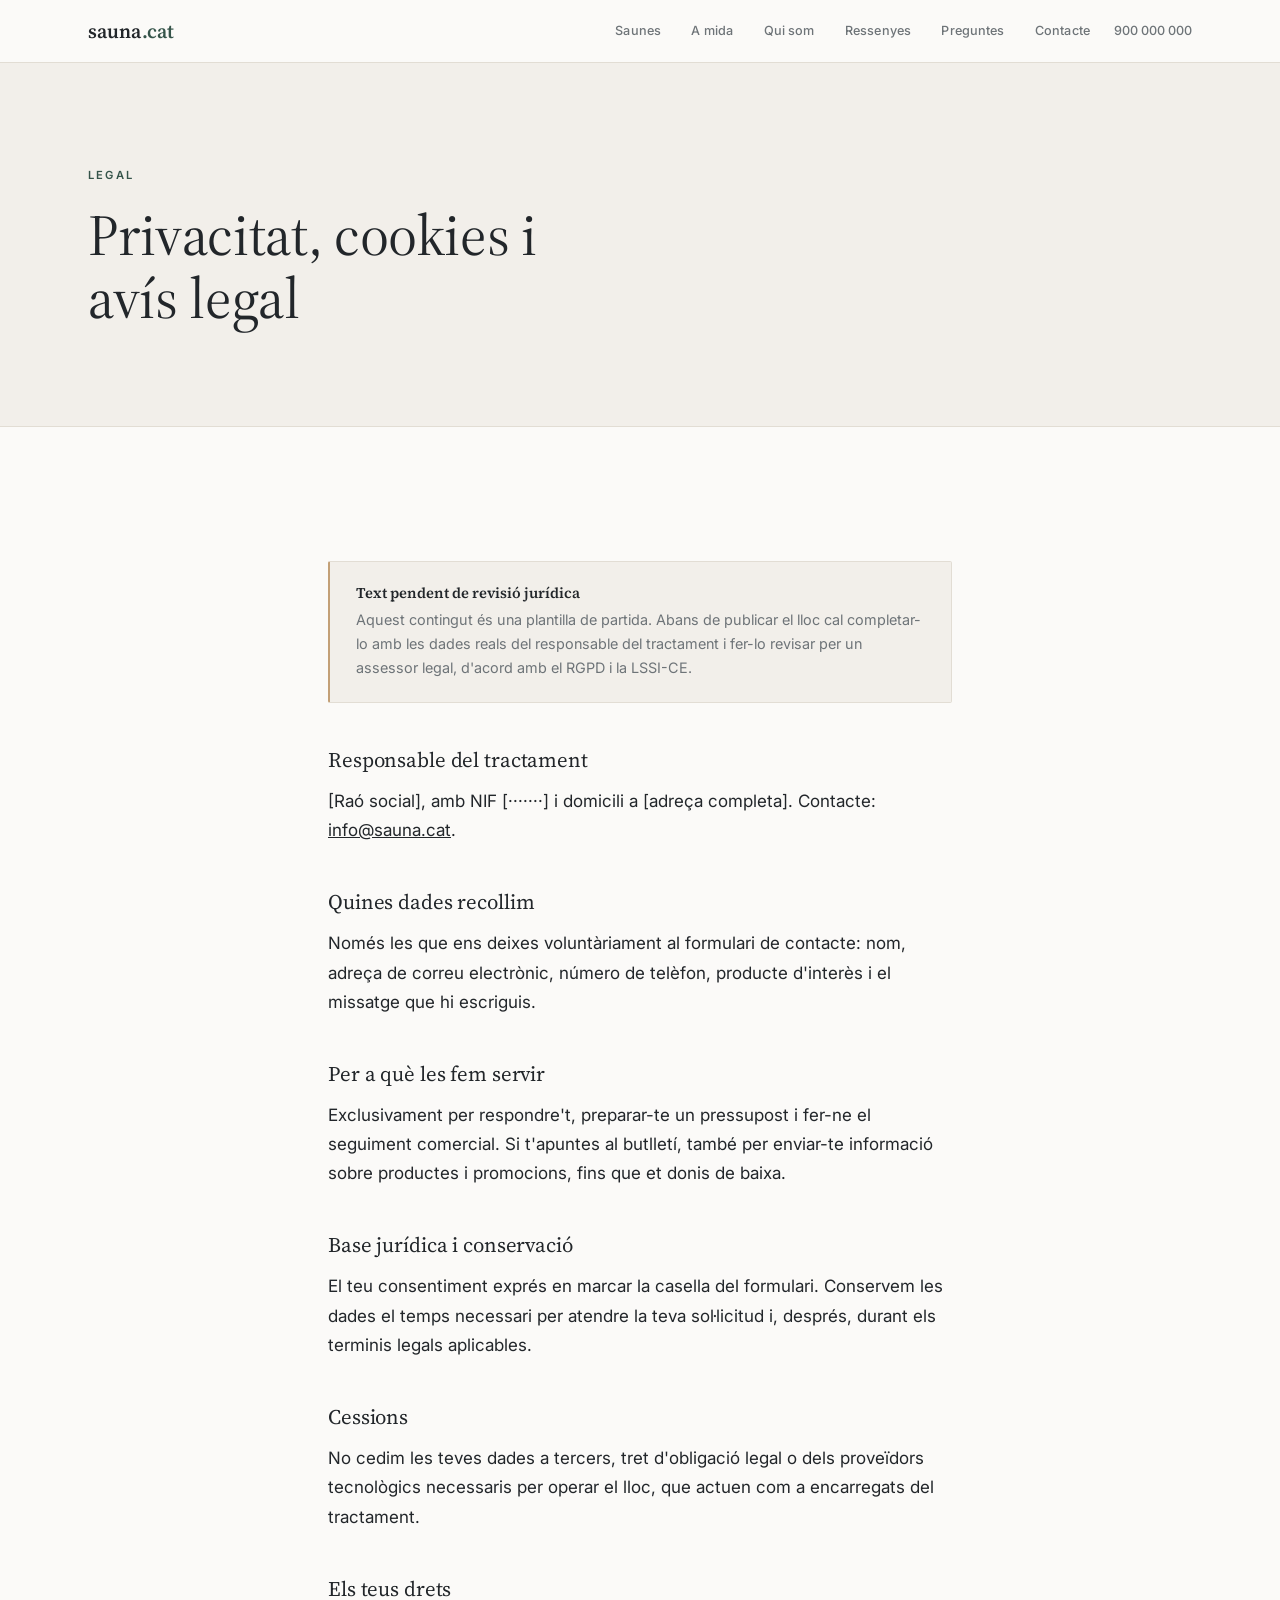
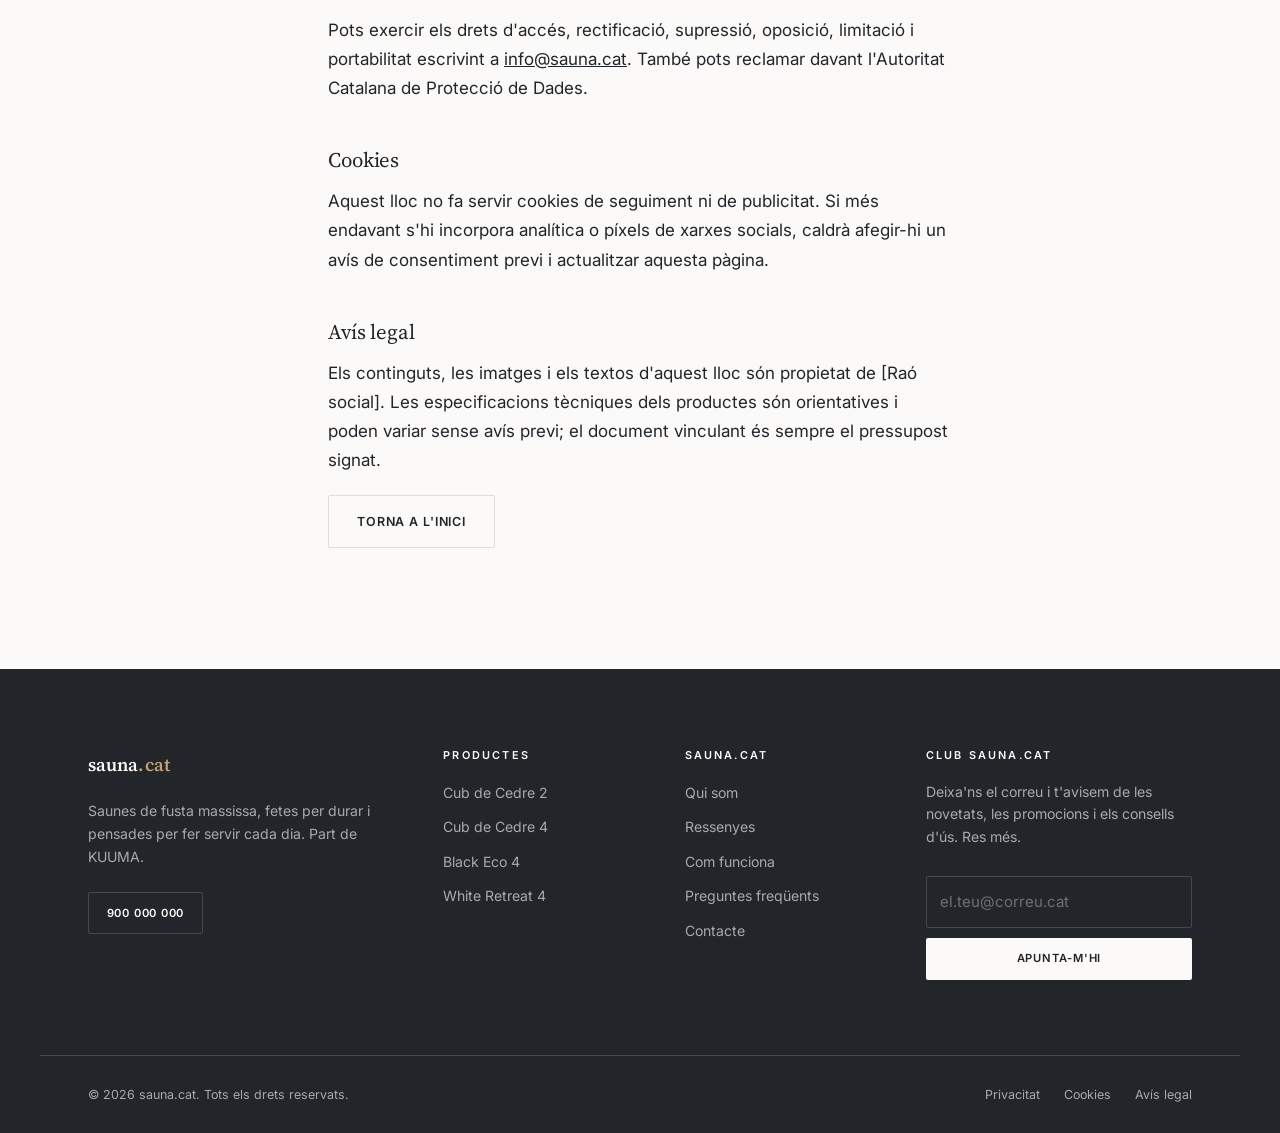
<file: privacitat.html>
﻿<!DOCTYPE html>
<html lang="ca">
<head>
<meta charset="utf-8">
<meta name="viewport" content="width=device-width, initial-scale=1">
<title>Privacitat i avís legal · sauna.cat</title>
<meta name="description" content="Política de privacitat, cookies i avís legal de sauna.cat.">
<meta name="robots" content="noindex, follow">
<meta name="theme-color" content="#22262A">
<link rel="icon" href="assets/img/favicon.svg" type="image/svg+xml">
<link rel="preconnect" href="https://fonts.googleapis.com">
<link rel="preconnect" href="https://fonts.gstatic.com" crossorigin>
<link rel="stylesheet" href="https://fonts.googleapis.com/css2?family=Inter:wght@400;500;600&family=Source+Serif+4:ital,opsz,wght@0,8..60,400;0,8..60,600;1,8..60,400&display=swap"><link rel="stylesheet" href="assets/css/estils.css">
</head>
<body>
<a class="salta" href="#principal">Salta al contingut</a>

<header class="capcalera">
  <div class="contenidor capcalera__cos">
    <a class="logotip" href="index.html" aria-label="sauna.cat, inici">
      <span class="logotip__marca">sauna</span><span class="logotip__punt">.cat</span>
    </a>
    <nav class="nav" aria-label="Navegació principal">
      <a href="index.html#saunes" class="nav__enllac">Saunes</a>
      <a href="index.html#personalitzades" class="nav__enllac">A mida</a>
      <a href="index.html#qui-som" class="nav__enllac">Qui som</a>
      <a href="index.html#ressenyes" class="nav__enllac">Ressenyes</a>
      <a href="index.html#preguntes" class="nav__enllac">Preguntes</a>
      <a href="index.html#contacte" class="nav__enllac">Contacte</a>
    </nav>
    <div class="capcalera__accions">
      <a class="capcalera__tel" href="tel:+34900000000">900 000 000</a>
      <button class="hamburguesa" aria-expanded="false" aria-controls="menu-mobil" aria-label="Obre el menú">
        <span></span><span></span><span></span>
      </button>
    </div>
  </div>
  <div class="menu-mobil" id="menu-mobil" hidden>
    <a href="index.html#saunes">Saunes</a>
    <a href="index.html#personalitzades">A mida</a>
    <a href="index.html#qui-som">Qui som</a>
    <a href="index.html#ressenyes">Ressenyes</a>
    <a href="index.html#preguntes">Preguntes</a>
    <a href="index.html#contacte">Contacte</a>
    <a href="tel:+34900000000" class="menu-mobil__tel">900 000 000</a>
  </div>
</header>

<main id="principal">

<section class="capcalera-pagina">
  <div class="contenidor">
    <p class="etiqueta">Legal</p>
    <h1>Privacitat, cookies i avís legal</h1>
  </div>
</section>

<section class="seccio">
  <div class="contenidor contenidor--estret text-llarg">
    <div class="quadre-avis quadre-avis--alerta">
      <h3>Text pendent de revisió jurídica</h3>
      <p>
        Aquest contingut és una plantilla de partida. Abans de publicar el lloc cal completar-lo amb
        les dades reals del responsable del tractament i fer-lo revisar per un assessor legal,
        d'acord amb el RGPD i la LSSI-CE.
      </p>
    </div>

    <h2>Responsable del tractament</h2>
    <p>[Raó social], amb NIF [·······] i domicili a [adreça completa]. Contacte: <a href="mailto:info@sauna.cat">info@sauna.cat</a>.</p>

    <h2>Quines dades recollim</h2>
    <p>
      Només les que ens deixes voluntàriament al formulari de contacte: nom, adreça de correu
      electrònic, número de telèfon, producte d'interès i el missatge que hi escriguis.
    </p>

    <h2>Per a què les fem servir</h2>
    <p>
      Exclusivament per respondre't, preparar-te un pressupost i fer-ne el seguiment comercial. Si
      t'apuntes al butlletí, també per enviar-te informació sobre productes i promocions, fins que
      et donis de baixa.
    </p>

    <h2>Base jurídica i conservació</h2>
    <p>
      El teu consentiment exprés en marcar la casella del formulari. Conservem les dades el temps
      necessari per atendre la teva sol·licitud i, després, durant els terminis legals aplicables.
    </p>

    <h2>Cessions</h2>
    <p>
      No cedim les teves dades a tercers, tret d'obligació legal o dels proveïdors tecnològics
      necessaris per operar el lloc, que actuen com a encarregats del tractament.
    </p>

    <h2>Els teus drets</h2>
    <p>
      Pots exercir els drets d'accés, rectificació, supressió, oposició, limitació i portabilitat
      escrivint a <a href="mailto:info@sauna.cat">info@sauna.cat</a>. També pots reclamar davant
      l'Autoritat Catalana de Protecció de Dades.
    </p>

    <h2 id="cookies">Cookies</h2>
    <p>
      Aquest lloc no fa servir cookies de seguiment ni de publicitat. Si més endavant s'hi incorpora
      analítica o píxels de xarxes socials, caldrà afegir-hi un avís de consentiment previ i
      actualitzar aquesta pàgina.
    </p>

    <h2 id="avis-legal">Avís legal</h2>
    <p>
      Els continguts, les imatges i els textos d'aquest lloc són propietat de [Raó social]. Les
      especificacions tècniques dels productes són orientatives i poden variar sense avís previ; el
      document vinculant és sempre el pressupost signat.
    </p>

    <p><a class="boto boto--contorn" href="index.html">Torna a l'inici</a></p>
  </div>
</section>

</main>

<footer class="peu">
  <div class="contenidor peu__superior">
    <div class="peu__marca">
      <a class="logotip" href="index.html"><span class="logotip__marca">sauna</span><span class="logotip__punt">.cat</span></a>
      <p class="peu__lema">Saunes de fusta massissa, fetes per durar i pensades per fer servir cada dia. Part de KUUMA.</p>
      <a class="boto boto--contorn boto--petit" href="tel:+34900000000">900 000 000</a>
    </div>
    <div class="peu__columna">
      <h3>Productes</h3>
      <a href="productes/cub-de-cedre-2.html">Cub de Cedre 2</a>
      <a href="productes/cub-de-cedre-4.html">Cub de Cedre 4</a>
      <a href="productes/black-eco-4.html">Black Eco 4</a>
      <a href="productes/white-retreat-4.html">White Retreat 4</a>
    </div>
    <div class="peu__columna">
      <h3>sauna.cat</h3>
      <a href="index.html#qui-som">Qui som</a>
      <a href="index.html#ressenyes">Ressenyes</a>
      <a href="index.html#com-funciona">Com funciona</a>
      <a href="index.html#preguntes">Preguntes freqüents</a>
      <a href="index.html#contacte">Contacte</a>
    </div>
    <div class="peu__columna peu__columna--butlleti">
      <h3>Club sauna.cat</h3>
      <p>Deixa'ns el correu i t'avisem de les novetats, les promocions i els consells d'ús. Res més.</p>
      <form class="butlleti" data-formulari-butlleti novalidate>
        <label class="oculta-visual" for="butlleti-correu">Correu electrònic</label>
        <input id="butlleti-correu" type="email" name="correu" placeholder="el.teu@correu.cat" required>
        <button class="boto boto--primari boto--petit" type="submit">Apunta-m'hi</button>
        <p class="butlleti__resposta" role="status" aria-live="polite"></p>
      </form>
    </div>
  </div>
  <div class="contenidor peu__inferior">
    <p>© 2026 sauna.cat. Tots els drets reservats.</p>
    <nav aria-label="Enllaços legals">
      <a href="privacitat.html">Privacitat</a>
      <a href="privacitat.html#cookies">Cookies</a>
      <a href="privacitat.html#avis-legal">Avís legal</a>
    </nav>
  </div>
</footer>

<script src="assets/js/principal.js"></script>
</body>
</html>
</file>
<file: assets/css/estils.css>
/* =========================================================================
   sauna.cat · full d'estils
   Llenguatge visual nòrdic: paper d'os, pedra, grafit i avet.
   Poc color, molt aire, línies fines i cap ombra innecessària.

   1. Variables i base
   2. Tipografia i utilitats
   3. Botons i distintius
   4. Capçalera, marquesina i menú
   5. Heroi i capçaleres de pàgina
   6. Seccions genèriques
   7. Targetes de producte
   8. Fitxa de producte
   9. Formularis i modal
  10. Peu de pàgina
  11. Responsive
   ========================================================================= */

/* 1. Variables i base ----------------------------------------------------- */

:root {
  /* superfícies */
  --os: #fbfaf8;
  --sorra: #f2efea;
  --pedra: #e6e1d9;
  --grafit: #22262a;
  --grafit-2: #2c3136;

  /* text */
  --tinta: #22262a;
  --pissarra: #6e7478;

  /* accents */
  --avet: #35544a;
  --avet-clar: #7d9a8f;
  --bedoll: #c3a077;
  --gel: #7c99a8;

  /* línies */
  --linia: #e2ddd4;
  --linia-fosca: rgba(251, 250, 248, 0.16);

  --radi: 2px;
  --radi-gran: 3px;

  /* Titulars amb serif de to editorial; text i interfície amb grotesca neutra. */
  --tipo-titol: "Source Serif 4", "Iowan Old Style", Georgia, "Times New Roman", serif;
  --tipo: "Inter", "Segoe UI", system-ui, -apple-system, "Helvetica Neue", Arial, sans-serif;
  --ample: 1200px;
  --ample-estret: 720px;
  --transicio: 0.25s cubic-bezier(0.4, 0, 0.2, 1);
}

*,
*::before,
*::after {
  box-sizing: border-box;
}

html {
  scroll-behavior: smooth;
  scroll-padding-top: 76px;
  -webkit-text-size-adjust: 100%;
}

body {
  margin: 0;
  font-family: var(--tipo);
  font-size: 17px;
  line-height: 1.72;
  color: var(--tinta);
  background: var(--os);
  -webkit-font-smoothing: antialiased;
}

img {
  max-width: 100%;
  height: auto;
  display: block;
}

a {
  color: inherit;
}

button {
  font: inherit;
  cursor: pointer;
}

:focus-visible {
  outline: 2px solid var(--avet);
  outline-offset: 3px;
}

.salta {
  position: absolute;
  left: -9999px;
  top: 0;
  z-index: 200;
  background: var(--grafit);
  color: var(--os);
  padding: 0.75rem 1.25rem;
}

.salta:focus {
  left: 0;
}

.oculta-visual {
  position: absolute;
  width: 1px;
  height: 1px;
  overflow: hidden;
  clip: rect(0 0 0 0);
  white-space: nowrap;
}

/* 2. Tipografia i utilitats ----------------------------------------------- */

h1,
h2,
h3 {
  margin: 0 0 0.7em;
  font-family: var(--tipo-titol);
  font-weight: 400;
  line-height: 1.18;
  letter-spacing: -0.006em;
}

h1 {
  font-size: clamp(2.2rem, 4.6vw, 3.6rem);
  line-height: 1.1;
}

h2 {
  font-size: clamp(1.7rem, 3vw, 2.4rem);
}

h3 {
  font-size: 1.1rem;
  font-weight: 600;
  letter-spacing: 0;
}

p {
  margin: 0 0 1.15em;
}

.contenidor {
  width: 100%;
  max-width: var(--ample);
  margin: 0 auto;
  padding: 0 clamp(1.25rem, 5vw, 3rem);
}

.contenidor--estret {
  max-width: var(--ample-estret);
}

.centrat {
  text-align: center;
}

.etiqueta {
  display: inline-block;
  margin: 0 0 1.1rem;
  font-size: 0.7rem;
  font-weight: 600;
  letter-spacing: 0.2em;
  text-transform: uppercase;
  color: var(--avet);
}

.etiqueta--clara {
  color: var(--bedoll);
}

.llista-marcada {
  list-style: none;
  margin: 1.6rem 0;
  padding: 0;
  display: grid;
  gap: 0.7rem;
}

.llista-marcada li {
  position: relative;
  padding-left: 1.7rem;
  line-height: 1.55;
}

.llista-marcada li::before {
  content: "";
  position: absolute;
  left: 0;
  top: 0.45em;
  width: 0.8rem;
  height: 0.42rem;
  border-left: 1.5px solid var(--avet);
  border-bottom: 1.5px solid var(--avet);
  transform: rotate(-45deg);
}

.text-llarg h2 {
  margin-top: 2.8rem;
  font-size: 1.3rem;
}

.peu-nota {
  margin: 3rem auto 0;
  max-width: 640px;
  font-size: 0.84rem;
  line-height: 1.65;
  opacity: 0.55;
  text-align: center;
}

.icona {
  width: 24px;
  height: 24px;
}

.estrelles {
  color: var(--bedoll);
  letter-spacing: 0.24em;
  font-size: 0.8rem;
}

.estrelles--gran {
  font-size: 1.25rem;
}

/* 3. Botons i distintius --------------------------------------------------- */

.boto {
  display: inline-flex;
  align-items: center;
  justify-content: center;
  gap: 0.5rem;
  padding: 0.9rem 1.75rem;
  border: 1px solid transparent;
  border-radius: var(--radi);
  font-size: 0.78rem;
  font-weight: 600;
  letter-spacing: 0.07em;
  text-transform: uppercase;
  text-decoration: none;
  text-align: center;
  transition: background var(--transicio), color var(--transicio), border-color var(--transicio);
}

.boto--primari {
  background: var(--grafit);
  color: var(--os);
}

.boto--primari:hover {
  background: var(--avet);
}

.boto--contorn {
  border-color: var(--linia);
  color: var(--tinta);
  background: transparent;
}

.boto--contorn:hover {
  border-color: var(--grafit);
  background: var(--grafit);
  color: var(--os);
}

.boto--clar {
  background: var(--os);
  color: var(--grafit);
}

.boto--clar:hover {
  background: var(--bedoll);
  color: var(--grafit);
}

.boto--fantasma {
  border-color: rgba(251, 250, 248, 0.45);
  color: var(--os);
  background: transparent;
}

.boto--fantasma:hover {
  background: rgba(251, 250, 248, 0.12);
  border-color: var(--os);
}

.boto--petit {
  padding: 0.65rem 1.1rem;
  font-size: 0.7rem;
}

/* Enllaç de text amb fletxa, a l'estil de les seccions editorials */

.enllac-fletxa {
  display: inline-flex;
  align-items: center;
  gap: 0.6rem;
  padding-bottom: 0.3rem;
  border-bottom: 1px solid var(--linia);
  font-size: 0.8rem;
  font-weight: 600;
  letter-spacing: 0.08em;
  text-transform: uppercase;
  text-decoration: none;
  color: var(--tinta);
  transition: border-color var(--transicio), gap var(--transicio);
}

.enllac-fletxa:hover {
  border-color: var(--avet);
  gap: 1rem;
}

.enllac-fletxa span {
  color: var(--avet);
}

.boto--ple {
  width: 100%;
}

.seccio--fosca .boto--contorn,
.peu .boto--contorn {
  color: var(--os);
  border-color: var(--linia-fosca);
}

.seccio--fosca .boto--contorn:hover,
.peu .boto--contorn:hover {
  background: var(--os);
  border-color: var(--os);
  color: var(--grafit);
}

.distintiu {
  position: absolute;
  z-index: 2;
  padding: 0.35rem 0.65rem;
  border-radius: var(--radi);
  font-size: 0.62rem;
  font-weight: 600;
  letter-spacing: 0.12em;
  text-transform: uppercase;
}

.distintiu--oferta {
  top: 0.85rem;
  left: 0.85rem;
  background: var(--avet);
  color: var(--os);
}

.distintiu--tipus {
  top: 0.85rem;
  right: 0.85rem;
  background: rgba(251, 250, 248, 0.88);
  color: var(--pissarra);
}

/* 4. Capçalera, marquesina i menú ------------------------------------------ */

.marquesina {
  background: var(--grafit);
  color: rgba(251, 250, 248, 0.72);
  overflow: hidden;
  padding: 0.4rem 0;
}

.marquesina__pista {
  display: flex;
  width: max-content;
  animation: desplaca 62s linear infinite;
}

.marquesina__item {
  padding: 0 1.75rem;
  font-size: 0.62rem;
  font-weight: 500;
  letter-spacing: 0.24em;
  text-transform: uppercase;
  white-space: nowrap;
}

.marquesina__item::after {
  content: "·";
  margin-left: 1.75rem;
  opacity: 0.35;
}

@keyframes desplaca {
  from {
    transform: translateX(0);
  }
  to {
    transform: translateX(-33.333%);
  }
}

.capcalera {
  position: sticky;
  top: 0;
  z-index: 90;
  background: rgba(251, 250, 248, 0.9);
  backdrop-filter: blur(14px);
  border-bottom: 1px solid var(--linia);
  transition: box-shadow var(--transicio);
}

.capcalera__cos {
  display: flex;
  align-items: center;
  justify-content: space-between;
  gap: 1.5rem;
  min-height: 62px;
  transition: min-height var(--transicio);
}

/* En desplaçar-se, la capçalera s'aprima uns quants píxels. */
.capcalera.es-compacta .capcalera__cos {
  min-height: 52px;
}

.logotip {
  font-family: var(--tipo-titol);
  font-size: 1.24rem;
  font-weight: 600;
  letter-spacing: 0.005em;
  text-decoration: none;
  white-space: nowrap;
}

.logotip__punt {
  color: var(--avet);
}

.nav {
  display: flex;
  gap: 1.9rem;
  margin-left: auto;
}

.nav__enllac {
  position: relative;
  font-size: 0.79rem;
  font-weight: 500;
  letter-spacing: 0.01em;
  text-decoration: none;
  padding: 0.3rem 0;
  color: var(--pissarra);
  transition: color var(--transicio);
}

.nav__enllac:hover,
.nav__enllac.es-actiu {
  color: var(--tinta);
}

.nav__enllac::after {
  content: "";
  position: absolute;
  left: 0;
  bottom: 0;
  width: 0;
  height: 1px;
  background: var(--avet);
  transition: width var(--transicio);
}

.nav__enllac:hover::after,
.nav__enllac.es-actiu::after {
  width: 100%;
}

.capcalera__accions {
  display: flex;
  align-items: center;
  gap: 1rem;
}

.capcalera__tel {
  font-size: 0.79rem;
  font-weight: 500;
  color: var(--pissarra);
  text-decoration: none;
  white-space: nowrap;
  transition: color var(--transicio);
}

.capcalera__tel:hover {
  color: var(--tinta);
}

.hamburguesa {
  display: none;
  flex-direction: column;
  justify-content: center;
  gap: 5px;
  width: 38px;
  height: 38px;
  padding: 0;
  border: 0;
  background: transparent;
}

.hamburguesa span {
  display: block;
  width: 19px;
  height: 1.5px;
  margin: 0 auto;
  background: var(--tinta);
  transition: transform var(--transicio), opacity var(--transicio);
}

.hamburguesa[aria-expanded="true"] span:nth-child(1) {
  transform: translateY(6.5px) rotate(45deg);
}

.hamburguesa[aria-expanded="true"] span:nth-child(2) {
  opacity: 0;
}

.hamburguesa[aria-expanded="true"] span:nth-child(3) {
  transform: translateY(-6.5px) rotate(-45deg);
}

/* L'atribut `hidden` ha de guanyar sobre el `display: grid` d'aquí sota. */
.menu-mobil[hidden] {
  display: none;
}

.menu-mobil {
  display: grid;
  border-top: 1px solid var(--linia);
  background: var(--os);
  padding: 0.25rem clamp(1.25rem, 5vw, 3rem) 1.25rem;
}

.menu-mobil a {
  padding: 0.85rem 0;
  border-bottom: 1px solid var(--linia);
  font-size: 0.92rem;
  font-weight: 500;
  text-decoration: none;
}

.menu-mobil__tel {
  color: var(--avet);
  border-bottom: 0;
}

/* 5. Heroi i capçaleres de pàgina ------------------------------------------ */

/* Portada a tota pantalla amb fotografia de fons. El degradat fosc de la part
   inferior és el que manté llegible el títol per sobre de la fusta del moll. */
.heroi {
  position: relative;
  display: flex;
  flex-direction: column;
  justify-content: flex-end;
  min-height: min(92svh, 880px);
  padding: 7rem 0 0;
  color: var(--os);
  background-color: var(--grafit);
  background-image: linear-gradient(
      to bottom,
      rgba(24, 28, 31, 0.35) 0%,
      rgba(24, 28, 31, 0.12) 35%,
      rgba(24, 28, 31, 0.72) 100%
    ),
    url("../img/capcalera-llac.jpg");
  background-size: cover;
  background-position: center;
  background-repeat: no-repeat;
  overflow: hidden;
}

.heroi__cos {
  position: relative;
  z-index: 2;
  padding-bottom: clamp(2.5rem, 5vw, 4rem);
}

.heroi__marca {
  margin: 0 0 1.6rem;
  display: flex;
  flex-direction: column;
  gap: 0.7rem;
}

.heroi__nom {
  font-family: var(--tipo-titol);
  font-size: clamp(3.2rem, 12vw, 9.5rem);
  font-weight: 400;
  line-height: 0.92;
  letter-spacing: -0.035em;
}

.heroi__firma {
  font-family: var(--tipo);
  font-size: clamp(0.72rem, 1.4vw, 0.95rem);
  font-weight: 500;
  letter-spacing: 0.42em;
  text-transform: uppercase;
  color: rgba(251, 250, 248, 0.78);
}

.heroi__text {
  max-width: 46ch;
  font-size: 1.02rem;
  color: rgba(251, 250, 248, 0.82);
}

.heroi__accions {
  display: flex;
  flex-wrap: wrap;
  gap: 0.75rem;
  margin: 2rem 0 0;
}

.heroi__punts {
  position: relative;
  z-index: 2;
  display: grid;
  grid-template-columns: repeat(3, 1fr);
  margin: 0;
  padding: 0;
  list-style: none;
  border-top: 1px solid var(--linia-fosca);
  background: rgba(24, 28, 31, 0.35);
  backdrop-filter: blur(6px);
  font-size: 0.7rem;
  font-weight: 500;
  letter-spacing: 0.16em;
  text-transform: uppercase;
  color: rgba(251, 250, 248, 0.82);
}

.heroi__punts li {
  padding: 1.15rem clamp(1.25rem, 5vw, 3rem);
  border-left: 1px solid var(--linia-fosca);
  text-align: center;
}

.heroi__punts li:first-child {
  border-left: 0;
}

.capcalera-pagina {
  padding: clamp(3.5rem, 8vw, 6rem) 0 clamp(2.5rem, 5vw, 3.5rem);
  background: var(--sorra);
  border-bottom: 1px solid var(--linia);
}

.capcalera-pagina h1 {
  max-width: 18ch;
}

.capcalera-pagina__text {
  max-width: 60ch;
  font-size: 1.02rem;
  color: var(--pissarra);
}

/* 6. Seccions genèriques ---------------------------------------------------- */

.seccio {
  padding: clamp(4rem, 8vw, 7.5rem) 0;
}

.seccio--crema {
  background: var(--sorra);
}

.seccio--fosca {
  background: var(--grafit);
  color: rgba(251, 250, 248, 0.82);
}

.seccio--fosca h2,
.seccio--fosca h3 {
  color: var(--os);
}

.seccio--fosca .etiqueta {
  color: var(--bedoll);
}

.seccio__capcalera {
  max-width: 640px;
  margin: 0 auto clamp(2.5rem, 5vw, 4rem);
  text-align: center;
}

.seccio__capcalera--esquerra {
  margin-left: 0;
  text-align: left;
}

.seccio__intro {
  font-size: 1rem;
  color: var(--pissarra);
  margin-bottom: 0;
}

.seccio--fosca .seccio__intro {
  color: rgba(251, 250, 248, 0.65);
}

/* Garanties */

.seccio--garanties {
  padding: 0;
}

.garanties {
  display: grid;
  grid-template-columns: repeat(3, 1fr);
  gap: 0;
  border-bottom: 1px solid var(--linia);
  max-width: none;
  padding: 0;
}

.garantia {
  padding: clamp(2.2rem, 4vw, 3.2rem) clamp(1.5rem, 3vw, 2.6rem);
  text-align: center;
  border-left: 1px solid var(--linia);
}

.garantia:first-child {
  border-left: 0;
}

.garantia__icona {
  display: inline-flex;
  align-items: center;
  justify-content: center;
  width: 44px;
  height: 44px;
  margin-bottom: 1.1rem;
  color: var(--avet);
}

.garantia h3 {
  font-size: 0.96rem;
  margin-bottom: 0.45rem;
}

.garantia p {
  margin: 0;
  font-size: 0.9rem;
  line-height: 1.6;
  color: var(--pissarra);
}

/* Blocs de dues columnes */

.duo {
  display: grid;
  grid-template-columns: 1fr 1fr;
  gap: clamp(2.5rem, 6vw, 5.5rem);
  align-items: center;
}

.duo--invertit .duo__text {
  order: 2;
}

.duo__text h2 {
  margin-bottom: 1.1rem;
}

.duo__text p {
  color: var(--pissarra);
}

.duo__imatge {
  margin: 0;
}

.duo__imatge img {
  width: 100%;
  border-radius: var(--radi-gran);
}

.duo__imatge figcaption {
  margin-top: 1rem;
  font-size: 0.82rem;
  color: var(--pissarra);
}

/* Saunes personalitzades */

.personalitzades {
  background: var(--sorra);
  border-top: 1px solid var(--linia);
  border-bottom: 1px solid var(--linia);
}

.personalitzades__cos {
  display: grid;
  grid-template-columns: 1fr 1fr;
  gap: clamp(2.5rem, 6vw, 5.5rem);
  align-items: start;
}

.personalitzades__text h2 {
  margin-bottom: 1.2rem;
}

.personalitzades__text p {
  color: var(--pissarra);
}

.personalitzades__llista {
  display: grid;
  grid-template-columns: 1fr 1fr;
  gap: clamp(1.5rem, 3vw, 2.5rem);
  margin: 0;
  padding: 0;
  list-style: none;
}

.personalitzades__llista li {
  padding-top: 1.2rem;
  border-top: 1px solid var(--linia);
}

.personalitzades__num {
  display: block;
  margin-bottom: 0.7rem;
  font-size: 0.7rem;
  font-weight: 600;
  letter-spacing: 0.18em;
  color: var(--avet);
}

.personalitzades__llista h3 {
  margin-bottom: 0.35rem;
  font-size: 1.02rem;
}

.personalitzades__llista p {
  margin: 0;
  font-size: 0.9rem;
  line-height: 1.6;
  color: var(--pissarra);
}

/* Bloc de tancament de KUUMA */

.kuuma__cos {
  display: grid;
  grid-template-columns: 0.85fr 1.15fr;
  gap: clamp(2.5rem, 6vw, 5.5rem);
  align-items: start;
}

.kuuma__marca {
  padding-top: 0.4rem;
}

.kuuma__nom {
  margin: 0;
  font-family: var(--tipo-titol);
  font-size: clamp(2.8rem, 6vw, 4.6rem);
  font-weight: 400;
  line-height: 1;
  letter-spacing: 0.14em;
  color: var(--os);
}

.kuuma__lema {
  margin: 1.2rem 0 0;
  font-size: 0.74rem;
  font-weight: 500;
  letter-spacing: 0.16em;
  text-transform: uppercase;
  color: var(--bedoll);
}

.kuuma__dades {
  margin: 2.5rem 0 0;
  border-top: 1px solid var(--linia-fosca);
}

.kuuma__dades > div {
  display: grid;
  grid-template-columns: 32% 1fr;
  gap: 1.5rem;
  padding: 1rem 0;
  border-bottom: 1px solid var(--linia-fosca);
}

.kuuma__dades dt {
  font-size: 0.66rem;
  font-weight: 600;
  letter-spacing: 0.18em;
  text-transform: uppercase;
  color: rgba(251, 250, 248, 0.55);
}

.kuuma__dades dd {
  margin: 0;
  font-size: 0.95rem;
}

/* Beneficis */

.beneficis {
  display: grid;
  grid-template-columns: repeat(auto-fit, minmax(250px, 1fr));
  gap: clamp(2rem, 4vw, 3.5rem);
}

.benefici {
  padding-top: 1.5rem;
  border-top: 1px solid var(--linia-fosca);
}

.seccio:not(.seccio--fosca) .benefici {
  border-top-color: var(--linia);
}

.benefici h3 {
  font-size: 1.1rem;
  margin-bottom: 0.5rem;
}

.benefici__text {
  font-size: 0.92rem;
  opacity: 0.7;
  margin-bottom: 1.3rem;
}

.benefici ul {
  margin: 0;
  padding: 0;
  list-style: none;
  display: grid;
  gap: 0.6rem;
}

.benefici li {
  position: relative;
  padding-left: 1.2rem;
  font-size: 0.92rem;
  line-height: 1.5;
}

.benefici li::before {
  content: "";
  position: absolute;
  left: 0;
  top: 0.68em;
  width: 5px;
  height: 1px;
  background: var(--bedoll);
}

.seccio:not(.seccio--fosca) .benefici li::before {
  background: var(--avet-clar);
}

/* Passos */

.passos {
  display: grid;
  grid-template-columns: repeat(auto-fit, minmax(210px, 1fr));
  gap: clamp(1.8rem, 3.5vw, 3rem);
  margin: 0;
  padding: 0;
  list-style: none;
}

.pas {
  padding-top: 1.3rem;
  border-top: 1px solid var(--grafit);
}

.pas__numero {
  display: block;
  margin-bottom: 0.9rem;
  font-size: 0.72rem;
  font-weight: 600;
  letter-spacing: 0.18em;
  color: var(--avet);
}

.pas h3 {
  font-size: 1rem;
  margin-bottom: 0.4rem;
}

.pas p {
  margin: 0;
  font-size: 0.91rem;
  line-height: 1.6;
  color: var(--pissarra);
}

/* Testimonis */

.testimonis {
  display: grid;
  grid-template-columns: repeat(auto-fit, minmax(270px, 1fr));
  gap: clamp(1.5rem, 3vw, 2.5rem);
}

.testimoni {
  margin: 0;
  padding-top: 1.4rem;
  border-top: 1px solid var(--linia);
  display: flex;
  flex-direction: column;
  gap: 1rem;
}

.testimoni blockquote {
  margin: 0;
  font-size: 0.98rem;
  line-height: 1.65;
  color: var(--tinta);
}

.testimoni figcaption {
  margin-top: auto;
  font-size: 0.8rem;
  font-weight: 600;
  color: var(--tinta);
}

.testimoni figcaption span {
  display: block;
  margin-top: 0.25rem;
  font-weight: 400;
  letter-spacing: 0.14em;
  text-transform: uppercase;
  font-size: 0.64rem;
  color: var(--pissarra);
}

.testimonis + .centrat {
  margin-top: 3rem;
}

.cita-gran {
  margin: 1.4rem 0 1rem;
  font-family: var(--tipo-titol);
  font-size: clamp(1.25rem, 2.5vw, 1.7rem);
  line-height: 1.5;
  font-weight: 400;
  font-style: italic;
  color: var(--os);
}

.cita-gran__autor {
  font-size: 0.72rem;
  font-weight: 500;
  letter-spacing: 0.18em;
  text-transform: uppercase;
  color: var(--bedoll);
}

/* FAQ */

.faq {
  border-top: 1px solid var(--linia);
}

.faq__item {
  border-bottom: 1px solid var(--linia);
}

.faq__item summary {
  position: relative;
  padding: 1.35rem 3rem 1.35rem 0;
  font-size: 0.99rem;
  font-weight: 500;
  cursor: pointer;
  list-style: none;
  transition: color var(--transicio);
}

.faq__item summary:hover {
  color: var(--avet);
}

.faq__item summary::-webkit-details-marker {
  display: none;
}

.faq__item summary::before,
.faq__item summary::after {
  content: "";
  position: absolute;
  right: 0.5rem;
  top: 50%;
  background: var(--avet);
  transition: transform var(--transicio), opacity var(--transicio);
}

.faq__item summary::before {
  width: 13px;
  height: 1px;
  transform: translateY(-50%);
}

.faq__item summary::after {
  width: 1px;
  height: 13px;
  right: 14px; /* centrat sobre la barra horitzontal */
  transform: translateY(-50%);
}

.faq__item[open] summary::after {
  opacity: 0;
}

.faq__resposta {
  padding: 0 3rem 1.6rem 0;
  color: var(--pissarra);
}

.faq__resposta p {
  margin: 0;
  line-height: 1.7;
}

/* CTA final */

.cta-final {
  background: var(--sorra);
  border-top: 1px solid var(--linia);
}

.cta-final__text {
  font-size: 1.02rem;
  color: var(--pissarra);
}

.cta-final__accions {
  display: flex;
  flex-wrap: wrap;
  justify-content: center;
  gap: 0.75rem;
  margin-top: 2rem;
}

/* Quadre d'avís */

.quadre-avis {
  margin: 2rem 0 0;
  padding: 1.4rem 1.6rem;
  border: 1px solid var(--linia);
  background: var(--sorra);
  border-radius: var(--radi);
}

.seccio--crema .quadre-avis {
  background: var(--os);
}

.quadre-avis h3 {
  margin-bottom: 0.4rem;
  font-size: 0.92rem;
}

.quadre-avis p {
  margin: 0;
  font-size: 0.9rem;
  line-height: 1.65;
  color: var(--pissarra);
}

.quadre-avis--alerta {
  border-left: 2px solid var(--bedoll);
}

/* 7. Targetes de producte --------------------------------------------------- */

.graella {
  display: grid;
  grid-template-columns: repeat(auto-fit, minmax(260px, 1fr));
  gap: clamp(1.5rem, 3vw, 2.75rem);
}

.targeta {
  display: flex;
  flex-direction: column;
}

.targeta__imatge {
  position: relative;
  display: block;
  background: var(--sorra);
  border: 1px solid var(--linia);
  border-radius: var(--radi-gran);
  overflow: hidden;
}

.seccio--crema .targeta__imatge {
  background: var(--os);
}

.targeta__imatge img {
  width: 100%;
  aspect-ratio: 4 / 3;
  object-fit: cover;
  transition: transform 0.5s cubic-bezier(0.2, 0.7, 0.3, 1);
}

.targeta__imatge:hover img {
  transform: scale(1.03);
}

.targeta__cos {
  display: flex;
  flex-direction: column;
  gap: 0.3rem;
  padding: 1.3rem 0 0;
  flex: 1;
}

.targeta__titol {
  margin: 0;
  font-size: 1.1rem;
}

.targeta__titol a {
  text-decoration: none;
}

.targeta__subtitol {
  margin: 0;
  font-size: 0.86rem;
  color: var(--pissarra);
}

.targeta__preu {
  margin: 0.7rem 0 1.3rem;
  display: flex;
  align-items: baseline;
  gap: 0.6rem;
}

.targeta__preu strong {
  font-family: var(--tipo-titol);
  font-size: 1.18rem;
  font-weight: 600;
}

.targeta__preu s {
  color: var(--pissarra);
  font-size: 0.88rem;
}

.targeta__accions {
  display: flex;
  gap: 0.6rem;
  margin-top: auto;
}

.targeta__accions .boto {
  flex: 1;
}

/* 8. Fitxa de producte ------------------------------------------------------ */

.molla {
  padding: 1.1rem 0;
  border-bottom: 1px solid var(--linia);
  font-size: 0.76rem;
  color: var(--pissarra);
}

.molla a {
  text-decoration: none;
}

.molla a:hover {
  color: var(--tinta);
}

.molla span {
  margin: 0 0.4rem;
  opacity: 0.45;
}

.fitxa {
  padding: clamp(2.5rem, 5vw, 4.5rem) 0;
}

.fitxa__cos {
  display: grid;
  grid-template-columns: 1.1fr 1fr;
  gap: clamp(2.5rem, 6vw, 5rem);
  align-items: start;
}

.fitxa__galeria {
  position: relative;
  border: 1px solid var(--linia);
  border-radius: var(--radi-gran);
  overflow: hidden;
  background: var(--sorra);
}

.fitxa__galeria img {
  width: 100%;
}

/* Galeria amb miniatures (fitxes amb fotografia) */

.galeria__principal {
  aspect-ratio: 4 / 3;
  object-fit: cover;
}

.galeria__minis {
  display: grid;
  grid-auto-flow: column;
  grid-auto-columns: 1fr; /* s'adapta a tres o quatre miniatures */
  gap: 0.6rem;
  margin-top: 0.6rem;
}

.galeria__mini {
  padding: 0;
  border: 1px solid var(--linia);
  border-radius: var(--radi);
  overflow: hidden;
  background: var(--sorra);
  transition: border-color var(--transicio), opacity var(--transicio);
  opacity: 0.75;
}

.galeria__mini:hover {
  opacity: 1;
}

.galeria__mini[aria-current="true"] {
  border-color: var(--avet);
  opacity: 1;
}

.galeria__mini img {
  width: 100%;
  aspect-ratio: 4 / 3;
  object-fit: cover;
  display: block;
}

.fitxa__info h1 {
  font-size: clamp(1.9rem, 3.6vw, 2.7rem);
  margin-bottom: 0.35rem;
}

.fitxa__subtitol {
  font-size: 1rem;
  color: var(--pissarra);
}

.fitxa__preu {
  display: flex;
  align-items: baseline;
  flex-wrap: wrap;
  gap: 0.8rem;
  margin: 1.6rem 0;
  padding-bottom: 1.6rem;
  border-bottom: 1px solid var(--linia);
}

.fitxa__preu strong {
  font-family: var(--tipo-titol);
  font-size: 1.85rem;
  font-weight: 600;
  letter-spacing: -0.005em;
}

.fitxa__preu s {
  color: var(--pissarra);
}

.fitxa__iva {
  flex-basis: 100%;
  font-size: 0.78rem;
  color: var(--pissarra);
}

.fitxa__punts {
  margin: 1.5rem 0;
  padding: 0;
  list-style: none;
  display: grid;
  gap: 0.55rem;
}

.fitxa__punts li {
  position: relative;
  padding-left: 1.2rem;
  font-size: 0.93rem;
  line-height: 1.55;
}

.fitxa__punts li::before {
  content: "";
  position: absolute;
  left: 0;
  top: 0.72em;
  width: 6px;
  height: 1px;
  background: var(--avet-clar);
}

.fitxa__accions {
  display: grid;
  gap: 0.65rem;
  margin: 2rem 0 1.1rem;
}

.fitxa__nota {
  font-size: 0.86rem;
  line-height: 1.6;
  color: var(--pissarra);
}

.fitxa__confianca {
  display: flex;
  flex-wrap: wrap;
  gap: 1.6rem;
  margin: 1.6rem 0 0;
  padding: 1.3rem 0 0;
  border-top: 1px solid var(--linia);
  list-style: none;
  font-size: 0.7rem;
  font-weight: 500;
  letter-spacing: 0.1em;
  text-transform: uppercase;
  color: var(--pissarra);
}

.especificacions {
  display: grid;
  grid-template-columns: 1.35fr 1fr;
  gap: clamp(2.5rem, 6vw, 5rem);
  align-items: start;
}

.especificacions h2 {
  font-size: 1.35rem;
  margin-bottom: 1.3rem;
}

.especificacions dl {
  margin: 0;
  border-top: 1px solid var(--linia);
}

.especificacions dl > div {
  display: grid;
  grid-template-columns: 40% 1fr;
  gap: 1rem;
  padding: 0.9rem 0;
  border-bottom: 1px solid var(--linia);
}

.especificacions dt {
  font-weight: 500;
  font-size: 0.88rem;
}

.especificacions dd {
  margin: 0;
  font-size: 0.93rem;
  color: var(--pissarra);
}

/* 9. Formularis i modal ----------------------------------------------------- */

.formulari {
  display: grid;
  gap: 1.1rem;
}

.formulari__filera {
  display: grid;
  grid-template-columns: 1fr 1fr;
  gap: 1.1rem;
}

.camp {
  display: grid;
  gap: 0.45rem;
}

.camp label {
  font-size: 0.72rem;
  font-weight: 600;
  letter-spacing: 0.12em;
  text-transform: uppercase;
  color: var(--pissarra);
}

.camp label span {
  font-weight: 400;
  text-transform: none;
  letter-spacing: 0;
}

.camp input,
.camp select,
.camp textarea,
.butlleti input {
  width: 100%;
  padding: 0.75rem 0.85rem;
  border: 1px solid var(--linia);
  border-radius: var(--radi);
  background: var(--os);
  font: inherit;
  font-size: 0.94rem;
  color: var(--tinta);
  transition: border-color var(--transicio);
}

.camp input:focus,
.camp select:focus,
.camp textarea:focus {
  border-color: var(--avet);
  outline: none;
}

.camp input.te-error,
.camp select.te-error {
  border-color: #a6564a;
}

.camp textarea {
  resize: vertical;
  min-height: 96px;
}

.camp__ajuda {
  margin: -0.5rem 0 0;
  font-size: 0.8rem;
  color: var(--pissarra);
}

.consentiment {
  display: flex;
  align-items: flex-start;
  gap: 0.7rem;
  font-size: 0.84rem;
  line-height: 1.5;
  color: var(--pissarra);
}

.consentiment input {
  margin-top: 0.22rem;
  width: 16px;
  height: 16px;
  accent-color: var(--avet);
  flex-shrink: 0;
}

.formulari__error {
  margin: 0;
  padding: 0.7rem 0.9rem;
  border-left: 2px solid #a6564a;
  background: rgba(166, 86, 74, 0.07);
  color: #8c4437;
  font-size: 0.86rem;
}

.formulari__nota {
  margin: 0;
  font-size: 0.8rem;
  color: var(--pissarra);
  text-align: center;
}

.formulari__exit {
  text-align: center;
  padding: 1.5rem 0;
}

.formulari__exit .marca-exit {
  display: inline-flex;
  align-items: center;
  justify-content: center;
  width: 54px;
  height: 54px;
  margin-bottom: 1.3rem;
  border: 1px solid var(--avet);
  border-radius: 50%;
  color: var(--avet);
  font-size: 1.4rem;
}

.modal[hidden] {
  display: none;
}

.modal {
  position: fixed;
  inset: 0;
  z-index: 120;
  display: flex;
  align-items: center;
  justify-content: center;
  padding: 1rem;
}

.modal__vel {
  position: absolute;
  inset: 0;
  background: rgba(34, 38, 42, 0.55);
  backdrop-filter: blur(2px);
  animation: apareix 0.2s ease;
}

.modal__caixa {
  position: relative;
  z-index: 2;
  width: min(620px, 100%);
  max-height: 92vh;
  overflow-y: auto;
  padding: clamp(1.8rem, 4vw, 2.8rem);
  background: var(--os);
  border-radius: var(--radi-gran);
  animation: puja 0.28s cubic-bezier(0.2, 0.9, 0.3, 1);
}

.modal__caixa h2 {
  font-size: clamp(1.4rem, 2.8vw, 1.8rem);
}

.modal__intro {
  color: var(--pissarra);
  font-size: 0.94rem;
}

.modal__tanca {
  position: absolute;
  top: 0.8rem;
  right: 1rem;
  width: 36px;
  height: 36px;
  border: 0;
  border-radius: 50%;
  background: transparent;
  font-size: 1.5rem;
  line-height: 1;
  color: var(--pissarra);
}

.modal__tanca:hover {
  background: var(--sorra);
  color: var(--tinta);
}

@keyframes apareix {
  from {
    opacity: 0;
  }
}

@keyframes puja {
  from {
    opacity: 0;
    transform: translateY(14px);
  }
}

/* Pàgina de contacte */

.contacte {
  display: grid;
  grid-template-columns: 1.25fr 1fr;
  gap: clamp(2.5rem, 6vw, 5rem);
  align-items: start;
}

.contacte h2 {
  font-size: 1.35rem;
}

.dades {
  margin: 0 0 1.5rem;
  border-top: 1px solid var(--linia);
}

.dades > div {
  padding: 0.95rem 0;
  border-bottom: 1px solid var(--linia);
}

.dades dt {
  font-size: 0.68rem;
  font-weight: 600;
  letter-spacing: 0.16em;
  text-transform: uppercase;
  color: var(--pissarra);
  margin-bottom: 0.25rem;
}

.dades dd {
  margin: 0;
  font-size: 0.97rem;
}

.dades a {
  text-decoration: none;
  border-bottom: 1px solid var(--linia);
}

.dades a:hover {
  border-color: var(--avet);
}

/* 10. Peu de pàgina --------------------------------------------------------- */

.peu {
  background: var(--grafit);
  color: rgba(251, 250, 248, 0.62);
  padding: clamp(3.5rem, 7vw, 5rem) 0 1.75rem;
  font-size: 0.88rem;
}

.peu__superior {
  display: grid;
  grid-template-columns: 1.6fr 1fr 1fr 1.4fr;
  gap: clamp(2rem, 4vw, 3.5rem);
  padding-bottom: 3rem;
  border-bottom: 1px solid var(--linia-fosca);
}

.peu .logotip {
  color: var(--os);
  font-size: 1.15rem;
}

.peu .logotip__punt {
  color: var(--bedoll);
}

.peu__lema {
  margin: 1.1rem 0 1.5rem;
  max-width: 32ch;
  line-height: 1.65;
}

.peu__columna {
  display: flex;
  flex-direction: column;
  gap: 0.65rem;
}

.peu__columna h3 {
  margin: 0 0 0.5rem;
  font-family: var(--tipo); /* versaletes petites: millor amb la grotesca */
  color: var(--os);
  font-size: 0.68rem;
  font-weight: 600;
  letter-spacing: 0.2em;
  text-transform: uppercase;
}

.peu__columna a {
  text-decoration: none;
  transition: color var(--transicio);
}

.peu__columna a:hover {
  color: var(--os);
}

.peu__columna--butlleti p {
  margin: 0 0 1.1rem;
  line-height: 1.6;
}

.butlleti {
  display: grid;
  gap: 0.6rem;
}

.butlleti input {
  background: transparent;
  border-color: var(--linia-fosca);
  color: var(--os);
}

.butlleti input::placeholder {
  color: rgba(251, 250, 248, 0.35);
}

.butlleti .boto--primari {
  background: var(--os);
  color: var(--grafit);
}

.butlleti .boto--primari:hover {
  background: var(--bedoll);
}

.butlleti__resposta {
  margin: 0;
  font-size: 0.8rem;
  color: var(--bedoll);
}

.peu__inferior {
  display: flex;
  flex-wrap: wrap;
  align-items: center;
  justify-content: space-between;
  gap: 1rem;
  padding-top: 1.75rem;
  font-size: 0.78rem;
}

.peu__inferior p {
  margin: 0;
}

.peu__inferior nav {
  display: flex;
  gap: 1.5rem;
}

.peu__inferior a {
  text-decoration: none;
}

.peu__inferior a:hover {
  color: var(--os);
}

/* 11. Responsive ------------------------------------------------------------ */

@media (max-width: 1080px) {
  .nav {
    display: none;
  }

  .hamburguesa {
    display: flex;
  }

  .peu__superior {
    grid-template-columns: 1fr 1fr;
  }
}

@media (max-width: 880px) {
  .garanties {
    grid-template-columns: 1fr;
  }

  .garantia {
    border-left: 0;
    border-top: 1px solid var(--linia);
    text-align: left;
    display: grid;
    grid-template-columns: auto 1fr;
    gap: 0 1.2rem;
    align-items: start;
  }

  .garantia:first-child {
    border-top: 0;
  }

  .garantia__icona {
    grid-row: span 2;
    margin-bottom: 0;
  }

  .duo,
  .fitxa__cos,
  .especificacions,
  .contacte,
  .personalitzades__cos,
  .kuuma__cos {
    grid-template-columns: 1fr;
  }

  .duo--invertit .duo__text {
    order: 0;
  }

  .capcalera__tel {
    display: none;
  }
}

@media (max-width: 720px) {
  .marquesina {
    display: none;
  }

  html {
    scroll-padding-top: 60px;
  }
}

@media (max-width: 620px) {
  body {
    font-size: 16px;
  }

  .capcalera__accions .boto--primari {
    display: none;
  }

  .formulari__filera {
    grid-template-columns: 1fr;
  }

  .targeta__accions {
    flex-direction: column;
  }

  .peu__superior {
    grid-template-columns: 1fr;
  }

  .heroi {
    min-height: min(88svh, 640px);
    padding-top: 4rem;
  }

  .heroi__punts {
    grid-template-columns: 1fr;
  }

  .heroi__punts li {
    border-left: 0;
    border-top: 1px solid var(--linia-fosca);
    padding: 0.85rem 1.25rem;
  }

  .heroi__punts li:first-child {
    border-top: 0;
  }

  .personalitzades__llista {
    grid-template-columns: 1fr;
  }

  .kuuma__dades > div {
    grid-template-columns: 1fr;
    gap: 0.3rem;
  }
}

@media (prefers-reduced-motion: reduce) {
  *,
  *::before,
  *::after {
    animation-duration: 0.01ms !important;
    animation-iteration-count: 1 !important;
    transition-duration: 0.01ms !important;
    scroll-behavior: auto !important;
  }
}

@media print {
  .capcalera,
  .marquesina,
  .modal,
  .peu,
  .boto {
    display: none !important;
  }
}
</file>
